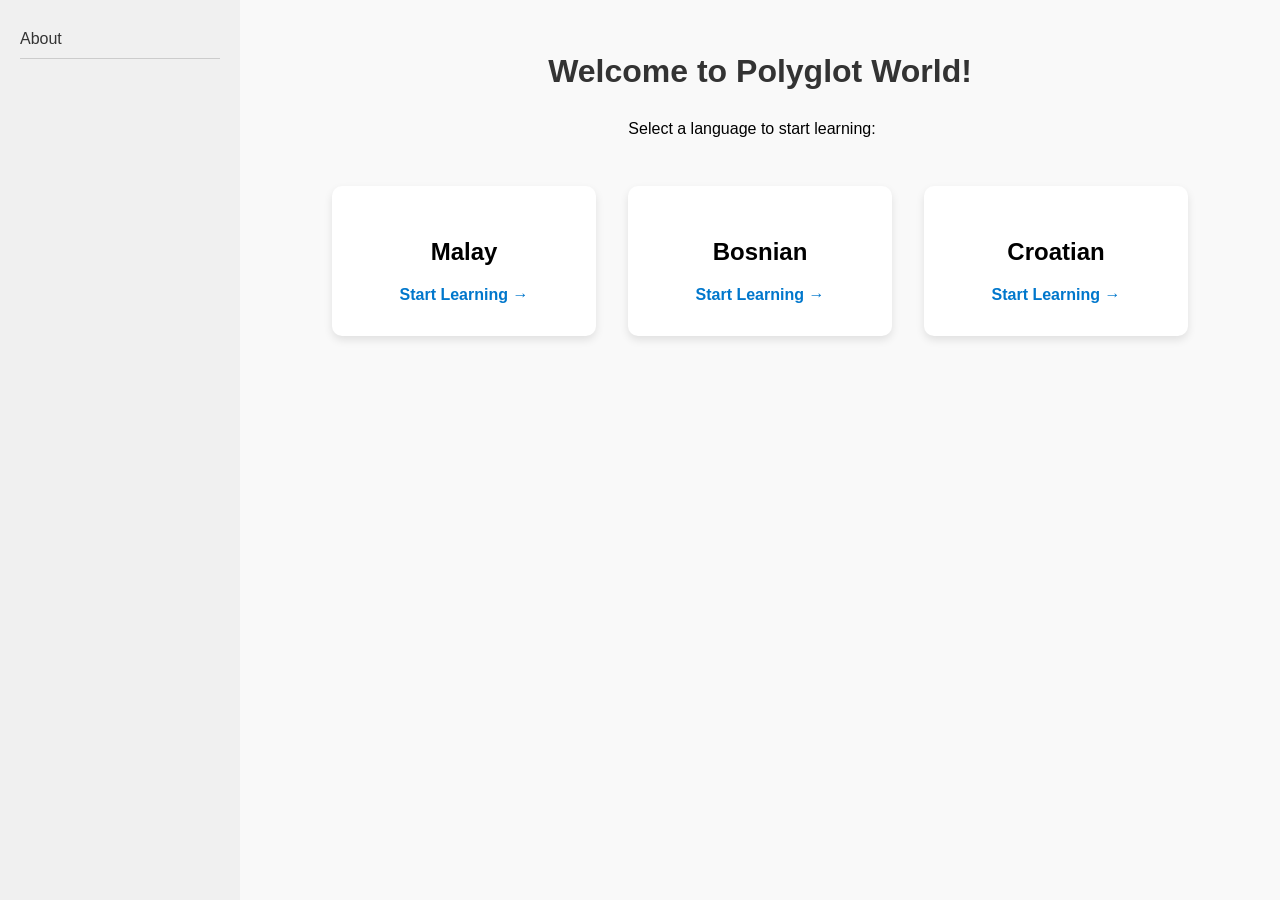
<file: index.html>
<!--homepage-->

<!DOCTYPE html>
<html lang="en">

<head>
    <link rel="stylesheet" href="styles.css">
    <meta charset="UTF-8">
    <title>Learn Languages</title>
</head>

<body>
  <div class = "main-content">
    <h1>Welcome to Polyglot World!</h1>
    <p style="text-align: center;">Select a language to start learning:</p>
      
    
    <div class= "sidebar">
        <a href = "Homepage/about.html">About</a>
    </div> 

    <div class="languages">
    <div class="lang-card">
        <h2>Malay</h2>
        <a href="Malay/index.html">Start Learning →</a>
    </div>
    <div class="lang-card">
      <h2>Bosnian </h2>
      <a href="Bosnian/index.html">Start Learning →</a>
    </div>

    <div class="lang-card">
      <h2>Croatian </h2>
      <a href="Croatian/index.html">Start Learning →</a>
    </div>

    </div>
    </div>
    

</body>
</html>
</file>
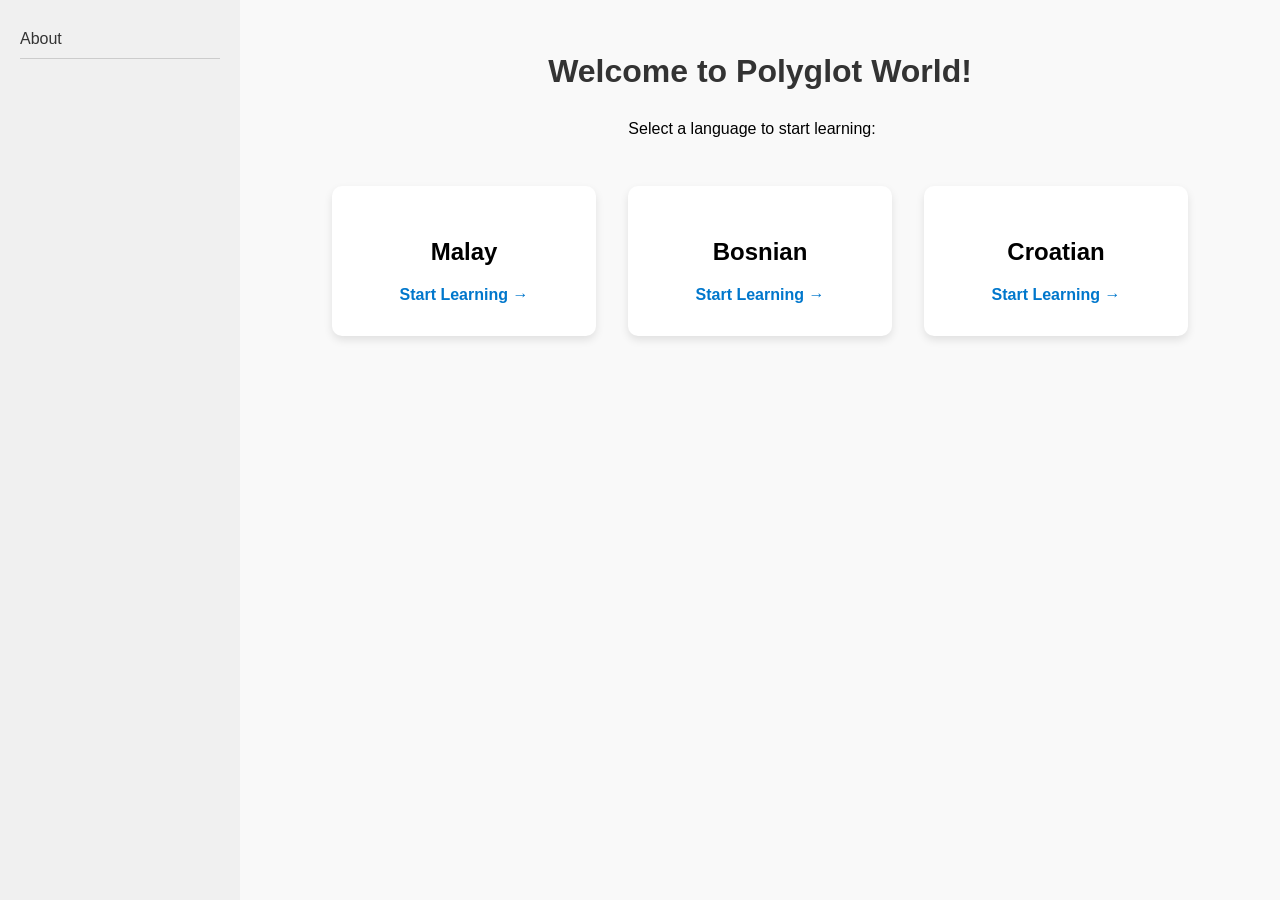
<file: Homepage/index.html>
<!--homepage-->

<!DOCTYPE html>
<html lang="en">

<head>
    <link rel="stylesheet" href="styles.css">
    <meta charset="UTF-8">
    <title>Learn Languages</title>
</head>

<body>
  <div class = "main-content">
    <h1>Welcome to Polyglot World!</h1>
    <p style="text-align: center;">Select a language to start learning:</p>
      
    
    <div class= "sidebar">
        <a href = "about.html">About</a>
    </div> 

    <div class="languages">
    <div class="lang-card">
        <h2>Malay</h2>
        <a href="malay/index.html">Start Learning →</a>
    </div>
    <div class="lang-card">
      <h2>Bosnian </h2>
      <a href="spanish/index.html">Start Learning →</a>
    </div>

    <div class="lang-card">
      <h2>Croatian </h2>
      <a href="french/index.html">Start Learning →</a>
    </div>

    </div>
    </div>
    

</body>
</html>
</file>
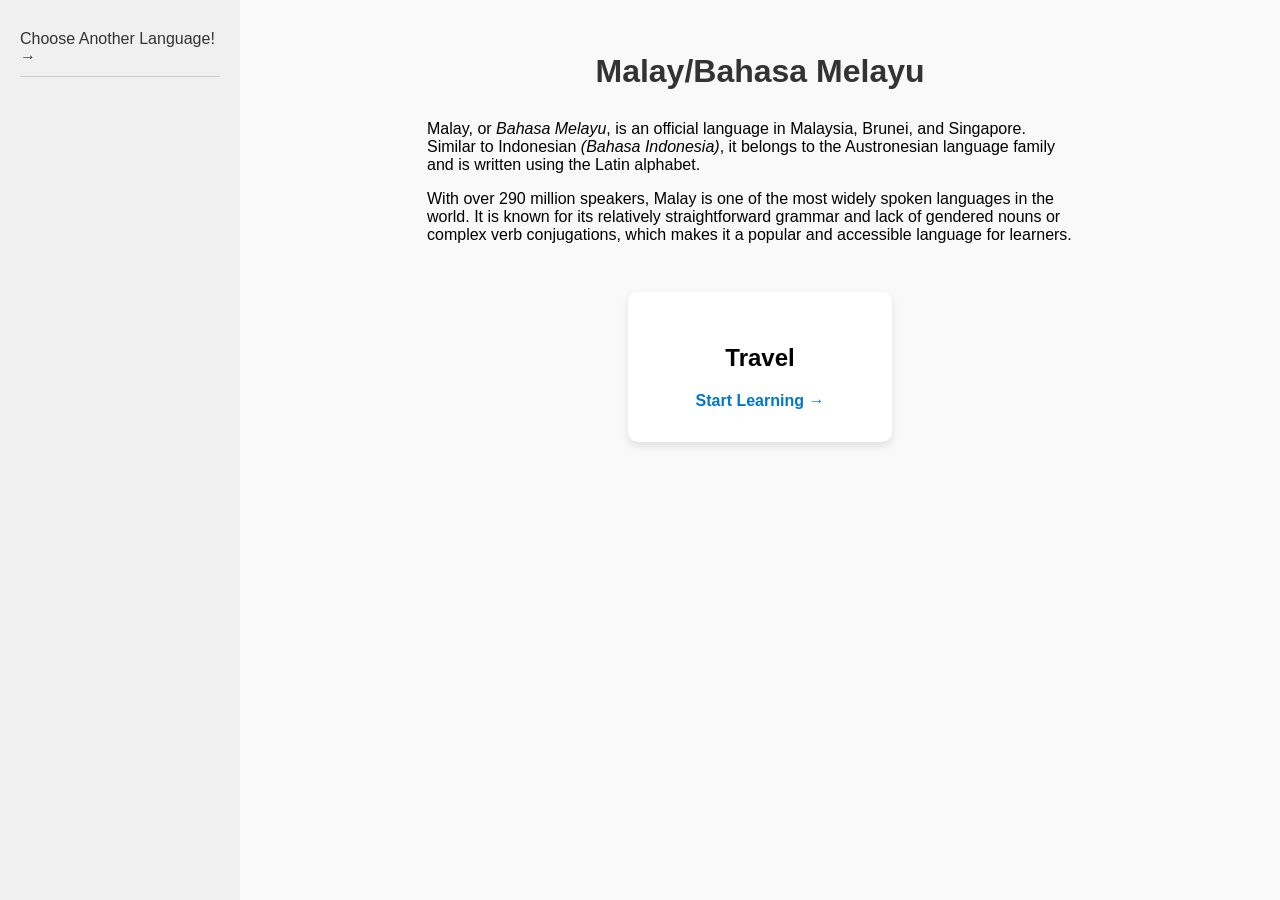
<file: Malay/index.html>
<!DOCTYPE html>
<html lang="en">
<head>
    <link rel="stylesheet" href="../styles.css">
    <meta charset="UTF-8">
    <title>Malay/Bahasa Melayu</title>
</head>

<body>
    <div class="main-content">
    <h1>Malay/Bahasa Melayu</h1>
    <p>
    Malay, or <i>Bahasa Melayu</i>, is an official language in Malaysia, 
    Brunei, and Singapore. Similar to Indonesian <i>(Bahasa Indonesia)</i>,
    it belongs to the Austronesian language family and is written using the 
    Latin alphabet.
    </p>
    <p>
    With over 290 million speakers, Malay is one of the most widely spoken 
    languages in the world. It is known for its relatively straightforward 
    grammar and lack of gendered nouns or complex verb conjugations, 
    which makes it a popular and accessible language for learners.
    </p>
    
    
    <div class = "sidebar">
        <a href = "../index.html">Choose Another Language!→</a>
    </div>
    <div class="languages">
    <div class="lang-card">
      <h2>Travel</h2>
      <a href="lesson1.html">Start Learning →</a>
    </div>
    
    </div>
  </div>
</body>
</html>
</file>
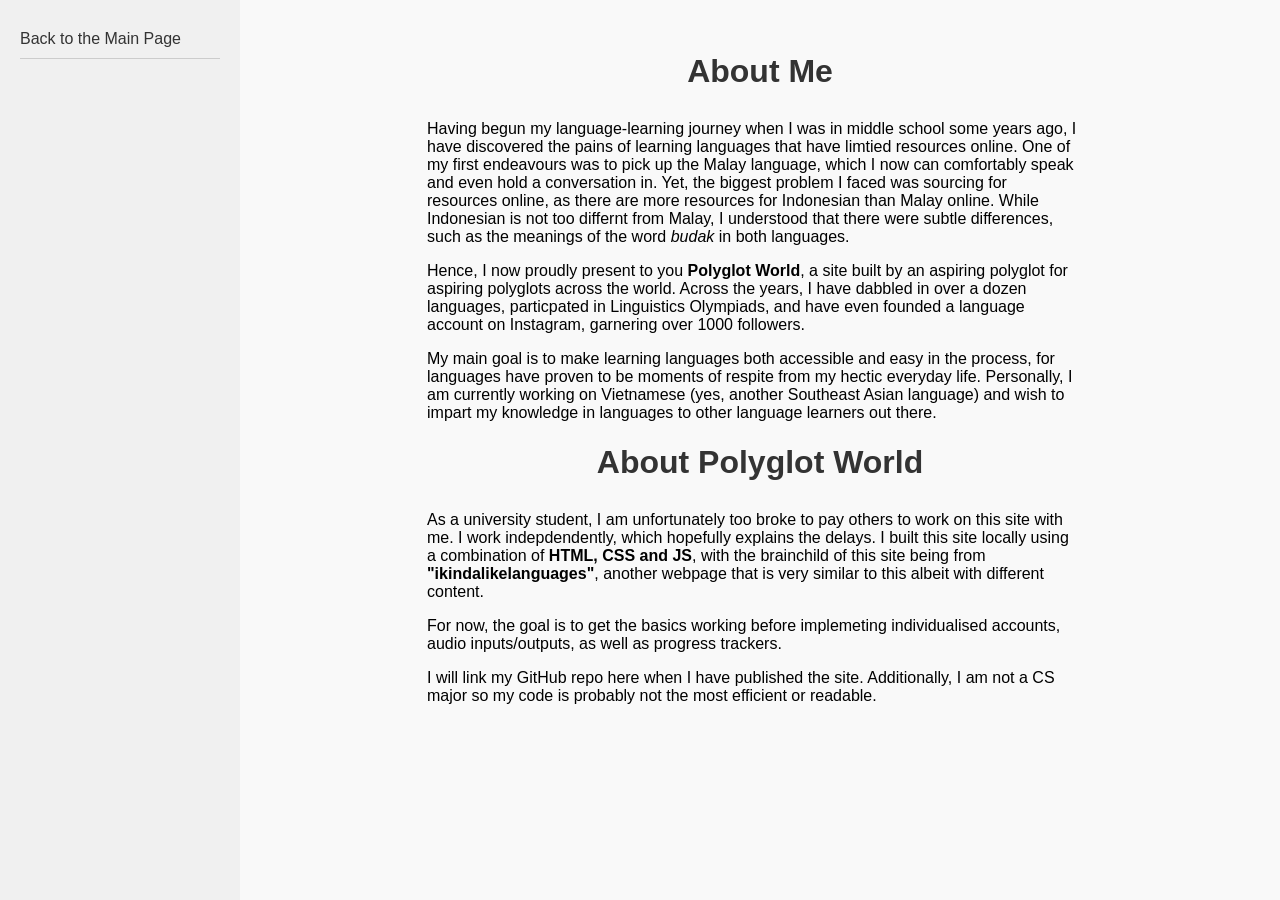
<file: Homepage/about.html>
<!DOCTYPE html>
<html lang="en">
<head>
    <link rel="stylesheet" href="styles.css">
    <meta charset="UTF-8">
    <title>Learn Languages</title>
<body>
    <div class = "main-content">
        <h1>About Me</h1>
        <p>
            Having begun my language-learning journey when I was in middle school some years ago, I have discovered the pains of learning 
            languages that have limtied resources online. One of my first endeavours was to pick up the Malay language, which I now can 
            comfortably speak and even hold a conversation in. Yet, the biggest problem I faced was sourcing for resources online, as there
            are more resources for Indonesian than Malay online. While Indonesian is not too differnt from Malay, I understood that there 
            were subtle differences, such as the meanings of the word <i>budak</i> in both languages.
        </p>
        <p>
            Hence, I now proudly present to you <b>Polyglot World</b>, a site built by an aspiring polyglot for aspiring polyglots 
            across the world. Across the years, I have dabbled in over a dozen languages, particpated in Linguistics Olympiads,
            and have even founded a language account on Instagram, garnering over 1000 followers. 
        </p>
        <p>
            My main goal is to make learning languages both accessible and easy in the process, for languages have proven to be moments of 
            respite from my hectic everyday life. Personally, I am currently working on Vietnamese (yes, another Southeast Asian language)
            and wish to impart my knowledge in languages to other language learners out there.
        </p>
        <h1>
            About Polyglot World
        </h1>
        <p>
            As a university student, I am unfortunately too broke to pay others to work on this site with me. I work indepdendently, which 
            hopefully explains the delays. I built this site locally using a combination of <b>HTML, CSS and JS</b>, with the brainchild
            of this site being from <b>"ikindalikelanguages"</b>, another webpage that is very similar to this albeit with different content.
        </p>
        <p>
            For now, the goal is to get the basics working before implemeting individualised accounts, audio inputs/outputs, as well as 
            progress trackers. 
        </p>
        <p>
            I will link my GitHub repo here when I have published the site. Additionally, I am not a CS major so my code is probably not the 
            most efficient or readable.
        </p>
    </div>
    <div class= "sidebar">
        <a href = "../index.html">Back to the Main Page</a>
    </div> 
</body>
</file>
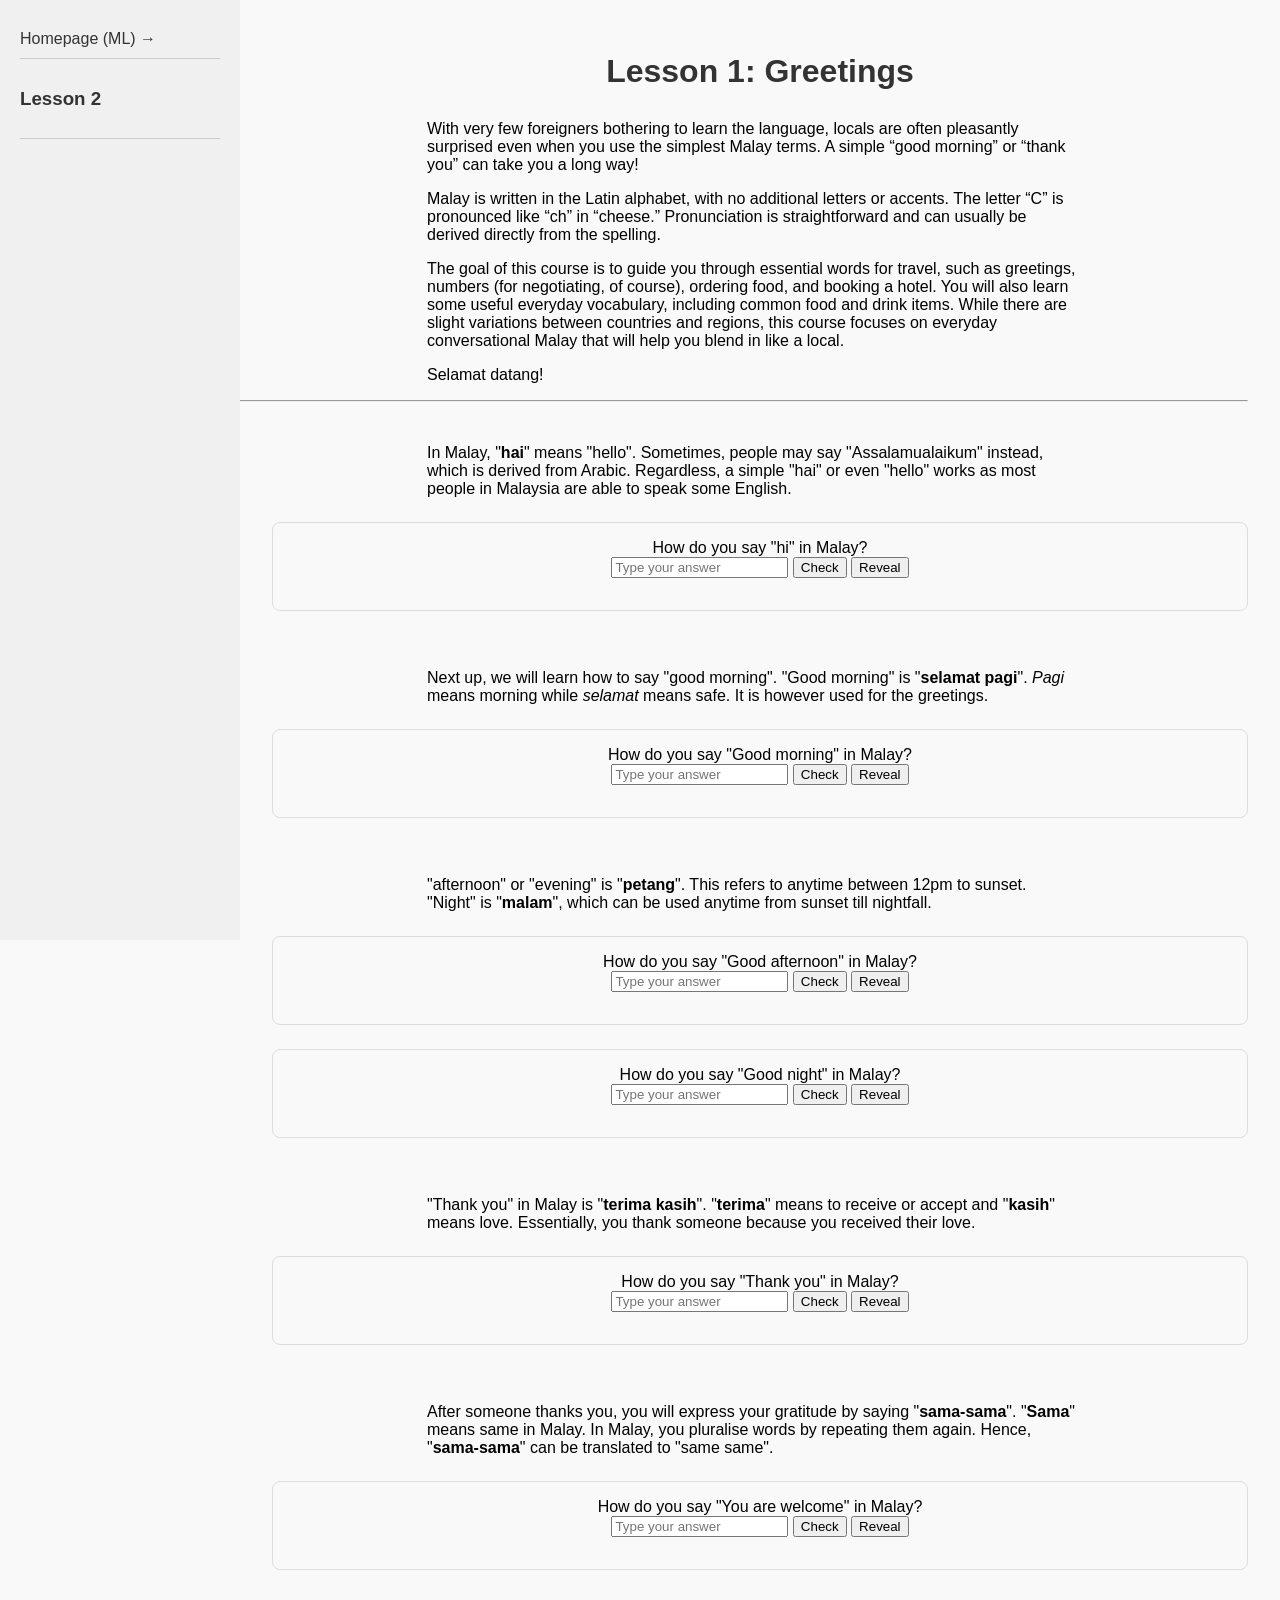
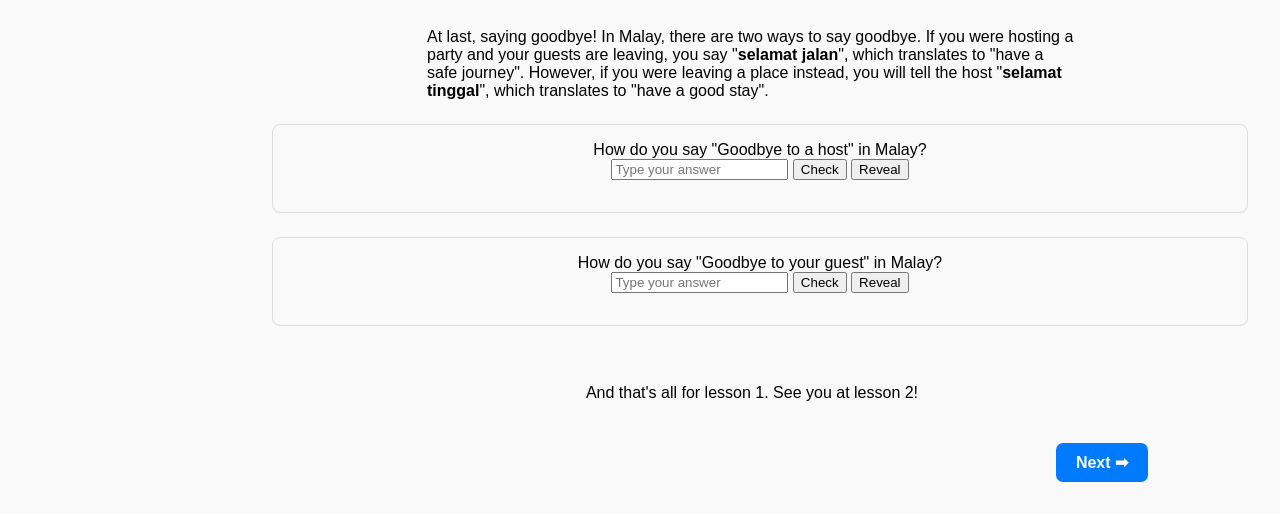
<file: Malay/lesson1.html>
<!DOCTYPE html>
<html lang="en">
<head>
  <link rel="stylesheet" href="../styles.css">
  <meta charset="UTF-8">
  <title>Lesson 1 - Learn Malay</title>
</head>

<body>
    <div class="main-content">
    <h1> Lesson 1: Greetings</h1>

    <p>
      With very few foreigners bothering to learn the language, locals are often pleasantly surprised even when you use the simplest Malay 
      terms. A simple “good morning” or “thank you” can take you a long way! 
    </p>
    <p>Malay is written in the Latin alphabet, with no additional letters or accents. The letter “C” is pronounced like “ch” in “cheese.” 
      Pronunciation is straightforward and can usually be derived directly from the spelling. 
    </p>
    <p>The goal of this course is to guide you through essential words for travel, such as greetings, numbers (for negotiating, of course),
       ordering food, and booking a hotel. You will also learn some useful everyday vocabulary, including common food and drink items. 
       While there are slight variations between countries and regions, this course focuses on everyday conversational Malay that will 
       help you blend in like a local.
    </p>
    <p> 
      Selamat datang!
    </p>
    <hr>
    <br>
    </div>

    <div class = "sidebar">
      <a href = "index.html">Homepage (ML) →</a>
      <a href = "lesson2.html"> <h3>Lesson 2</h3> </a>
    </div>

<!-- Lesson 1 proper -->

    <div class = "main-content">
      <p>In Malay, "<b>hai</b>" means "hello". Sometimes, people may say "Assalamualaikum" instead, which is derived from Arabic. Regardless,
    a simple "hai" or even "hello" works as most people in Malaysia are able to speak some English.</p>
    </div>


  <div class="quiz">
    <label>How do you say "hi" in Malay?</label><br>
    <input type="text" id="q1" placeholder="Type your answer">
    <button onclick="checkAnswer('q1','hai')">Check</button>
    <button onclick="revealAnswer('q1','hai')">Reveal</button>
    <p id="feedback-q1"></p>
  </div>
  <br>

  <div class = "main-content">
    <p> Next up, we will learn how to say "good morning". "Good morning" is "<b>selamat pagi</b>". <i>Pagi</i> means morning while 
    <i>selamat</i> means safe. It is however used for the greetings.</p>
  </div>

<div class="quiz">
  <label>How do you say "Good morning" in Malay?</label><br>
  <input type="text" id="q2" placeholder="Type your answer">
  <button onclick="checkAnswer('q2','selamat pagi')">Check</button>
  <button onclick="revealAnswer('q2','selamat pagi')">Reveal</button>
  <p id="feedback-q2"></p>
</div>
<br>


  <div class = "main-content">
    <p> "afternoon" or "evening" is "<b>petang</b>". This refers to anytime between 12pm to sunset. "Night" is "<b>malam</b>", which can 
      be used anytime from sunset till nightfall. 
    </p>
  </div>

<div class="quiz">
  <label>How do you say "Good afternoon" in Malay?</label><br>
  <input type="text" id="q3" placeholder="Type your answer">
  <button onclick="checkAnswer('q3','selamat petang')">Check</button>
  <button onclick="revealAnswer('q3','selamat petang')">Reveal</button>
  <p id="feedback-q3"></p>
</div>

<div class="quiz">
  <label>How do you say "Good night" in Malay?</label><br>
  <input type="text" id="q4" placeholder="Type your answer">
  <button onclick="checkAnswer('q4','selamat malam')">Check</button>
  <button onclick="revealAnswer('q4','selamat malam')">Reveal</button>
  <p id="feedback-q4"></p>
</div>
<br>

  <div class = "main-content">
    <p> "Thank you" in Malay is "<b>terima kasih</b>". "<b>terima</b>" means to receive or accept and "<b>kasih</b>" means love. 
      Essentially, you thank someone because you received their love. </p>
  </div>

<div class="quiz">
  <label>How do you say "Thank you" in Malay?</label><br>
  <input type="text" id="q5" placeholder="Type your answer">
  <button onclick="checkAnswer('q5','terima kasih')">Check</button>
  <button onclick="revealAnswer('q5','terima kasih')">Reveal</button>
  <p id="feedback-q5"></p>
</div>
<br>

  <div class = "main-content">
    <p> After someone thanks you, you will express your gratitude by saying "<b>sama-sama</b>". "<b>Sama</b>" means same in Malay. In 
      Malay, you pluralise words by repeating them again. Hence, "<b>sama-sama</b>" can be translated to "same same". </p>
  </div>

<div class="quiz">
  <label>How do you say "You are welcome" in Malay?</label><br>
  <input type="text" id="q6" placeholder="Type your answer">
  <button onclick="checkAnswer('q6','sama-sama')">Check</button>
  <button onclick="revealAnswer('q6','sama-sama')">Reveal</button>
  <p id="feedback-q6"></p>
</div>
<br>

  <div class = "main-content">
    <p> At last, saying goodbye! In Malay, there are two ways to say goodbye. If you were hosting a party and your guests are leaving, you 
      say "<b>selamat jalan</b>", which translates to "have a safe journey". However, if you were leaving a place instead, you will tell the 
      host "<b>selamat tinggal</b>", which translates to "have a good stay".
  </div>

<div class="quiz">
  <label>How do you say "Goodbye to a host" in Malay?</label><br>
  <input type="text" id="q7" placeholder="Type your answer">
  <button onclick="checkAnswer('q7','selamat tinggal')">Check</button>
  <button onclick="revealAnswer('q7','selamat tinggal')">Reveal</button>
  <p id="feedback-q7"></p>
</div>

<div class="quiz">
  <label>How do you say "Goodbye to your guest" in Malay?</label><br>
  <input type="text" id="q8" placeholder="Type your answer">
  <button onclick="checkAnswer('q8','selamat jalan')">Check</button>
  <button onclick="revealAnswer('q8','selamat jalan')">Reveal</button>
  <p id="feedback-q8"></p>
</div>
<br>

<div class="main-content">
  <p style = "text-align: center"> And that's all for lesson 1. See you at lesson 2!</p>
</div>

<div class = "nav-card">
<div style="text-align: right; margin-right: 100px;">
  <!--a href="lesson0.html" class="nav-button">⬅ Back</a>-->
  <a href="lesson2.html" class="nav-button">Next ➡</a>
</div>
</div>


<script>
  function checkAnswer(inputId, correctAnswer) {
    const userInput = document.getElementById(inputId).value.trim().toLowerCase();
    const feedback = document.getElementById("feedback-" + inputId);

    if (userInput === correctAnswer.toLowerCase()) {
      feedback.textContent = "✅ Correct!";
      feedback.className = "correct";
    } else {
      feedback.textContent = "❌ Try again!";
      feedback.className = "wrong";
    }
  }

  function revealAnswer(inputId, correctAnswer) {
    const feedback = document.getElementById("feedback-" + inputId);
    feedback.textContent = "👉 The correct answer is: " + correctAnswer;
    feedback.className = "correct";
  }
</script>
</file>
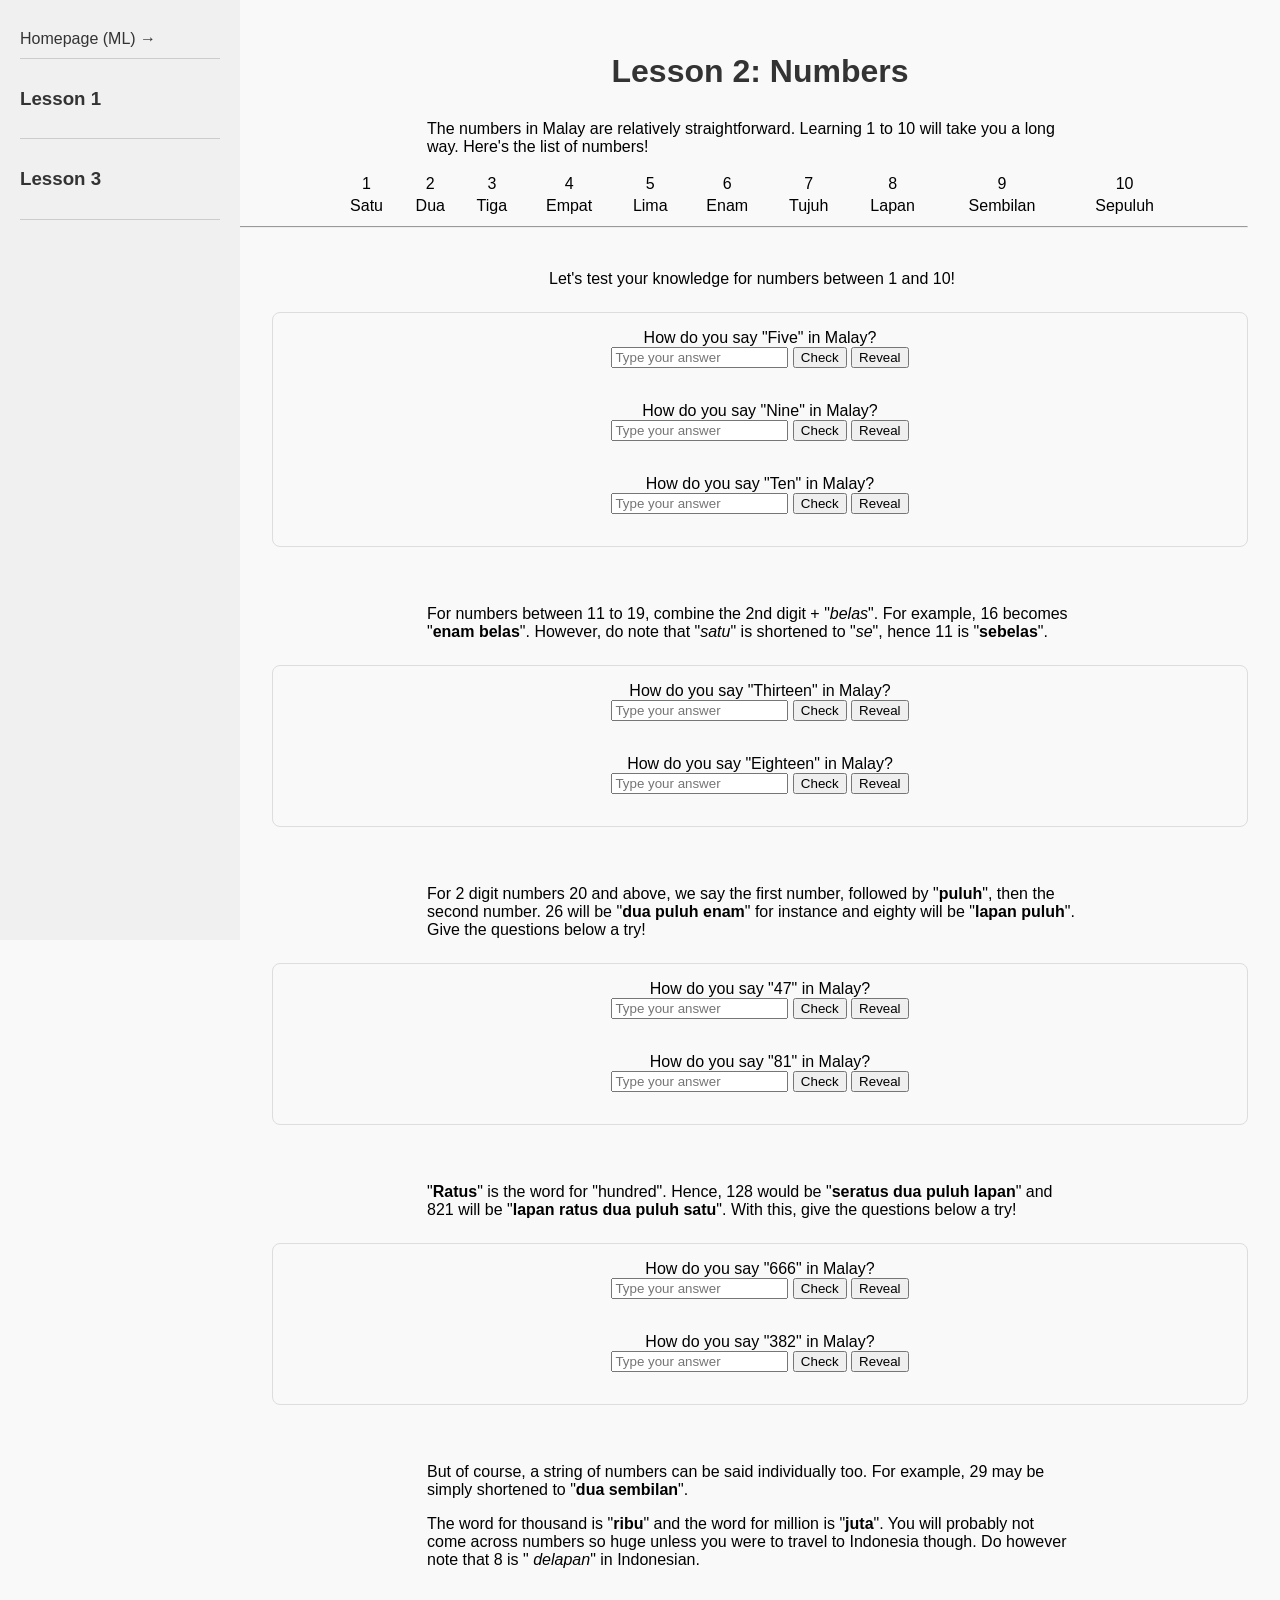
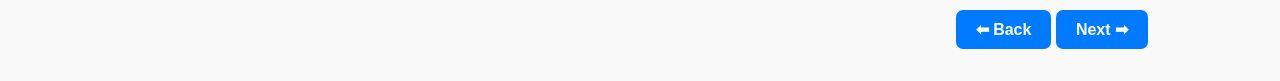
<file: Malay/lesson2.html>
<!DOCTYPE html>
<html lang="en">
<head>
  <link rel="stylesheet" href="../styles.css">
  <meta charset="UTF-8">
  <title>Lesson 1 - Learn Malay</title>
</head>

<body>
    <div class="main-content">
    <h1> Lesson 2: Numbers</h1>

    <p>
        The numbers in Malay are relatively straightforward. Learning 1 to 10 will take you a long way. Here's 
        the list of numbers! 
    </p>
    <div class = "table">
    <table>
        <tr>
            <td> 1 </td>
            <td> 2 </td>
            <td> 3</td>
            <td> 4 </td>
            <td> 5</td>    
            <td> 6</td>
            <td> 7 </td>
            <td> 8 </td>
            <td> 9 </td> 
            <td> 10 </td>   
        </tr>
        <tr>
            <td> Satu </td>
            <td>Dua </td>
            <td>Tiga </td>
            <td> Empat </td>
            <td> Lima </td>
            <td> Enam </td>
            <td> Tujuh </td>
            <td> Lapan </td>
            <td> Sembilan </td>
            <td> Sepuluh </td>
        </tr>
    </table>
    </div>
    <hr>
    <br>
    </div>


    <div class = "sidebar">
      <a href = "index.html">Homepage (ML) →</a>
      <a href = "lesson1.html"> <h3>Lesson 1</h3> </a>
      <a href = "lesson3.html"> <h3>Lesson 3</h3></a>
    </div>

<!-- Lesson 2 proper -->
    <div class = "main-content">
        <p style = "text-align: center;">Let's test your knowledge for numbers between 1 and 10! 
        </p>
    </div>

<div class="quiz">
    <label>How do you say "Five" in Malay?</label><br>
    <input type="text" id="q1" placeholder="Type your answer">
    <button onclick="checkAnswer('q1','lima')">Check</button>
    <button onclick="revealAnswer('q1','lima')">Reveal</button>
    <p id="feedback-q1"></p>

    <br>

    <label>How do you say "Nine" in Malay?</label><br>
    <input type="text" id="q2" placeholder="Type your answer">
    <button onclick="checkAnswer('q2','sembilan')">Check</button>
    <button onclick="revealAnswer('q2','sembilan')">Reveal</button>
    <p id="feedback-q2"></p>

    <br>

    <label>How do you say "Ten" in Malay?</label><br>
    <input type="text" id="q3" placeholder="Type your answer">
    <button onclick="checkAnswer('q3','sepuluh')">Check</button>
    <button onclick="revealAnswer('q3','sepuluh')">Reveal</button>
    <p id="feedback-q3"></p>
</div>
<br>

  <div class = "main-content">
    <p> For numbers between 11 to 19, combine the 2nd digit + "<i>belas</i>". For example, 16 
        becomes "<b>enam belas</b>". However, do note that "<i>satu</i>" is shortened to "<i>se</i>", 
        hence 11 is "<b>sebelas</b>". 
    </p>
  </div>

<div class="quiz">
  <label>How do you say "Thirteen" in Malay?</label><br>
  <input type="text" id="q4" placeholder="Type your answer">
  <button onclick="checkAnswer('q4','tiga belas')">Check</button>
  <button onclick="revealAnswer('q4','tiga belas')">Reveal</button>
  <p id="feedback-q4"></p>

  <br>

  <label>How do you say "Eighteen" in Malay?</label><br>
  <input type="text" id="q5" placeholder="Type your answer">
  <button onclick="checkAnswer('q5','lapan belas')">Check</button>
  <button onclick="revealAnswer('q5','lapan belas')">Reveal</button>
  <p id="feedback-q5"></p>

</div>

<br>

  <div class = "main-content">
    <p> For 2 digit numbers 20 and above, we say the first number, followed by "<b>puluh</b>", then the second 
        number. 26 will be "<b>dua puluh enam</b>" for instance and eighty will be "<b>lapan puluh</b>".
        Give the questions below a try!
    </p>
  </div>

<div class="quiz">
  <label>How do you say "47" in Malay?</label><br>
  <input type="text" id="q6" placeholder="Type your answer">
  <button onclick="checkAnswer('q6','empat puluh tujuh')">Check</button>
  <button onclick="revealAnswer('q6','empat puluh tujuh')">Reveal</button>
  <p id="feedback-q6"></p>
  <br>

  <label>How do you say "81" in Malay?</label><br>
  <input type="text" id="q7" placeholder="Type your answer">
  <button onclick="checkAnswer('q7','lapan puluh satu')">Check</button>
  <button onclick="revealAnswer('q7','lapan puluh satu')">Reveal</button>
  <p id="feedback-q7"></p>
</div>
<br>

  <div class = "main-content">
    <p> "<b>Ratus</b>" is the word for "hundred". Hence, 128 would be "<b>seratus dua puluh lapan</b>" and 
        821 will be "<b>lapan ratus dua puluh satu</b>". With this, give the questions below a try!
  </div>

<div class="quiz">
  <label>How do you say "666" in Malay?</label><br>
  <input type="text" id="q8" placeholder="Type your answer">
  <button onclick="checkAnswer('q8','enam ratus enam puluh enam')">Check</button>
  <button onclick="revealAnswer('q8','enam ratus enam puluh enam')">Reveal</button>
  <p id="feedback-q8"></p>
  <br>

  <label>How do you say "382" in Malay?</label><br>
  <input type="text" id="q9" placeholder="Type your answer">
  <button onclick="checkAnswer('q9','tiga ratus lapan puluh dua')">Check</button>
  <button onclick="revealAnswer('q9','tiga ratus lapan puluh dua')">Reveal</button>
  <p id="feedback-q9"></p>
</div>
<br>

  <div class = "main-content">
    <p> But of course, a string of numbers can be said individually too. For example, 29 may be simply shortened 
        to "<b>dua sembilan</b>". </p>
    <p> The word for thousand is "<b>ribu</b>" and the word for million is "<b>juta</b>". You will probably not 
        come across numbers so huge unless you were to travel to Indonesia though. Do however note that 8 is 
        "<i> delapan</i>" in Indonesian.
    </p> 
  </div>


<div class = "nav-card">
<div style="text-align: right; margin-right: 100px;">
  <a href="lesson1.html" class="nav-button">⬅ Back</a>
  <a href="lesson3.html" class="nav-button">Next ➡</a>
</div>


<script>
  function checkAnswer(inputId, correctAnswer) {
    const userInput = document.getElementById(inputId).value.trim().toLowerCase();
    const feedback = document.getElementById("feedback-" + inputId);

    if (userInput === correctAnswer.toLowerCase()) {
      feedback.textContent = "✅ Correct!";
      feedback.className = "correct";
    } else {
      feedback.textContent = "❌ Try again!";
      feedback.className = "wrong";
    }
  }

  function revealAnswer(inputId, correctAnswer) {
    const feedback = document.getElementById("feedback-" + inputId);
    feedback.textContent = "👉 The correct answer is: " + correctAnswer;
    feedback.className = "correct";
  }
</script>
</file>
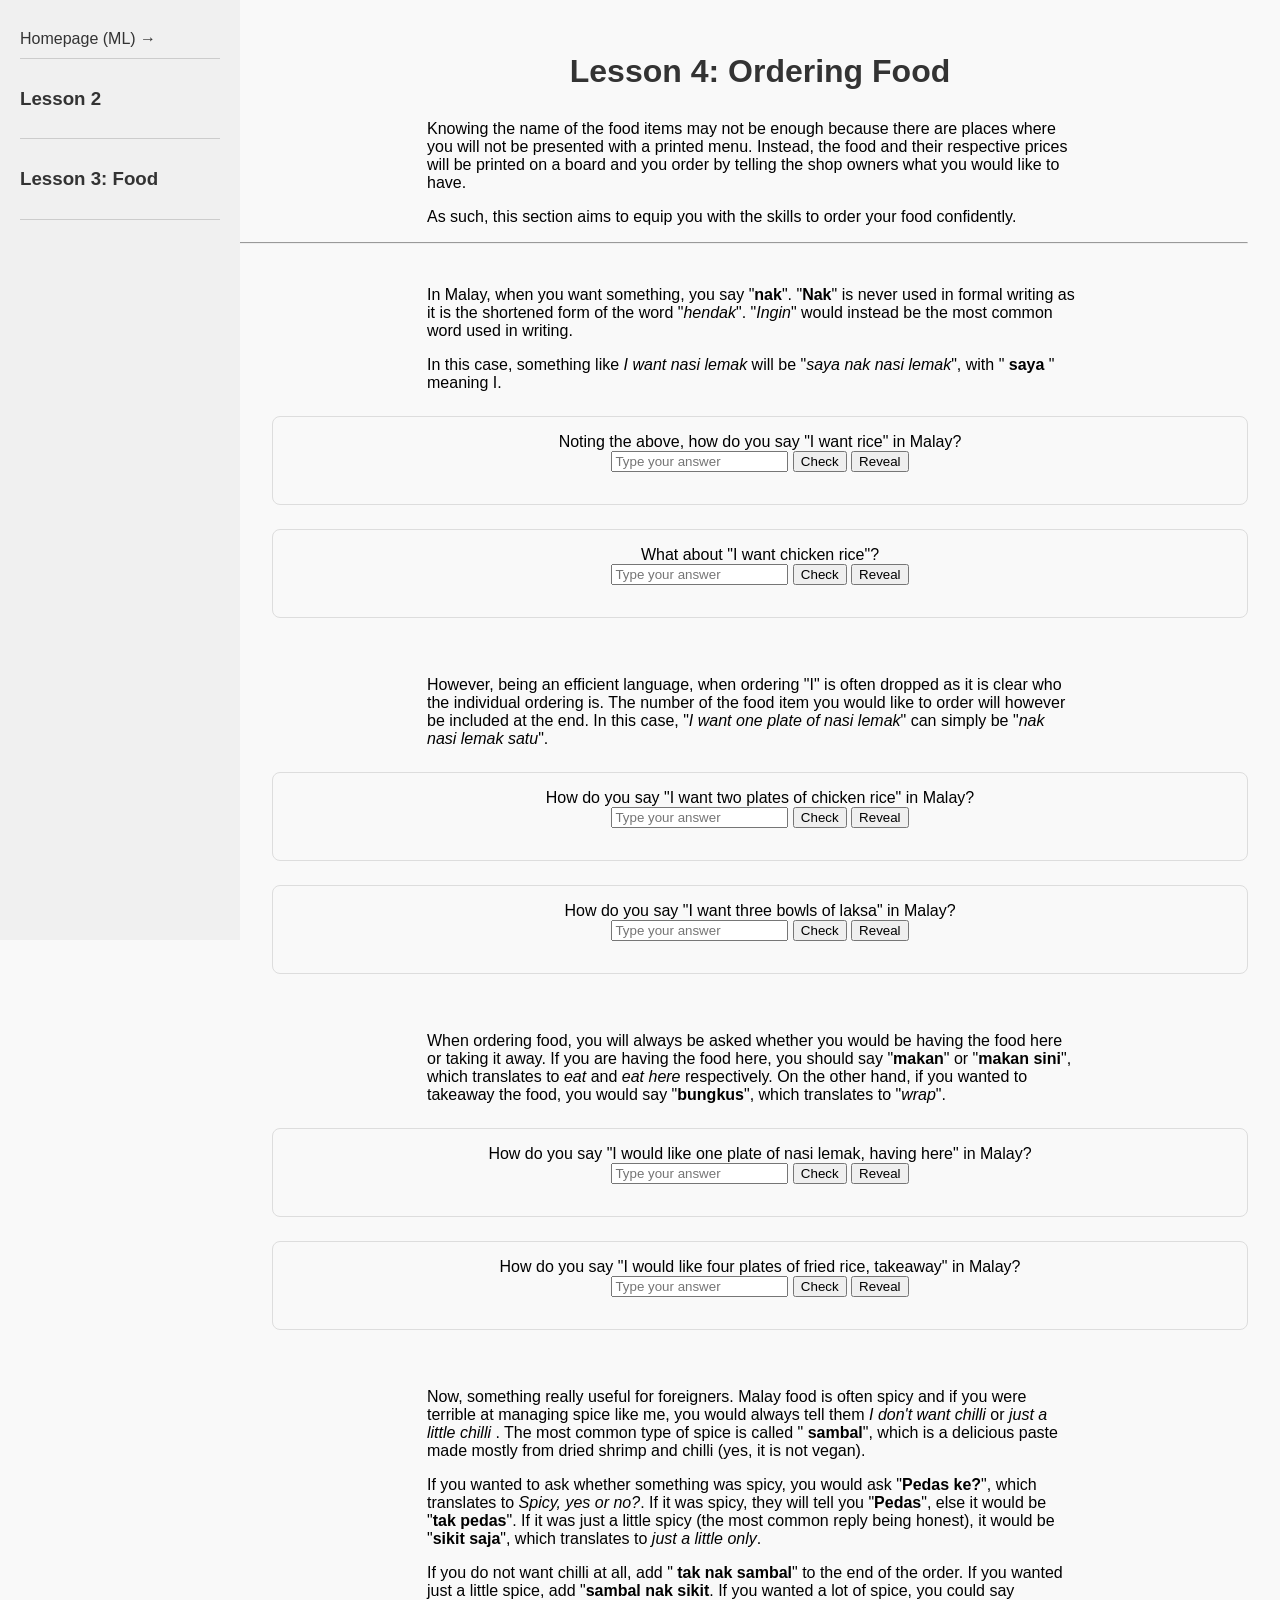
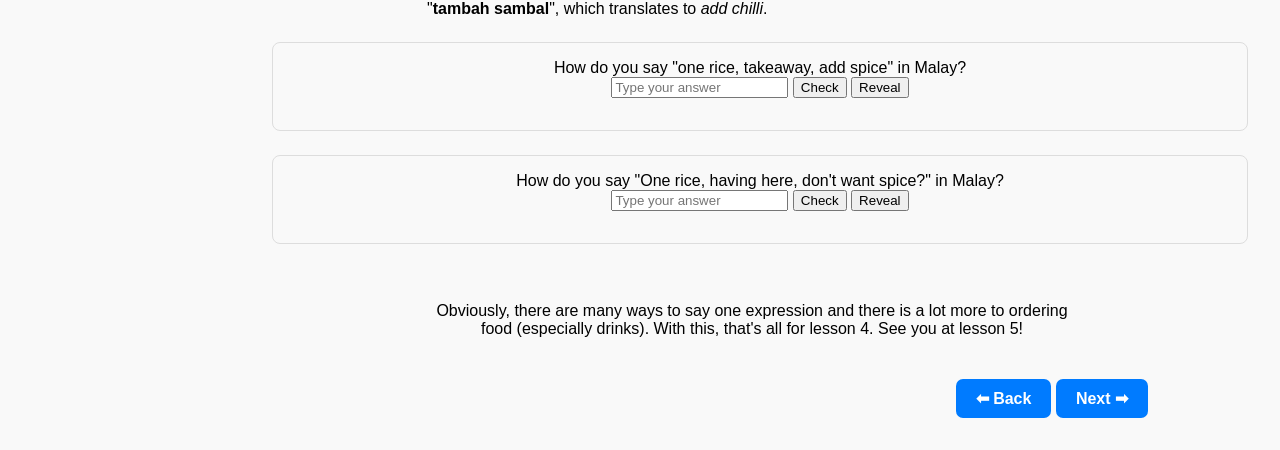
<file: Malay/lesson4.html>
<!DOCTYPE html>
<html lang="en">
<head>
  <link rel="stylesheet" href="../styles.css">
  <meta charset="UTF-8">
  <title>Lesson 4 - Learn Malay</title>
</head>

<body>
    <div class="main-content">
    <h1> Lesson 4: Ordering Food</h1>

    <p>
      Knowing the name of the food items may not be enough because there are places where you will 
      not be presented with a printed menu. Instead, the food and their respective prices will be 
      printed on a board and you order by telling the shop owners what you would like to have.
    </p>
    <p>
        As such, this section aims to equip you with the skills to order your food confidently. 
    </p>
    <hr>
    <br>
    </div>

    <div class = "sidebar">
      <a href = "index.html">Homepage (ML) →</a>
      <a href = "lesson2.html"> <h3>Lesson 2</h3> </a>
      <a href = "lesson3.html"> <h3> Lesson 3: Food</h3> </a>
    </div>

<!-- Lesson 4 proper -->

    <div class = "main-content">
        <p>
          In Malay, when you want something, you say "<b>nak</b>". "<b>Nak</b>" is never used in
          formal writing as it is the shortened form of the word "<i>hendak</i>". "<i>Ingin</i>" would
          instead be the most common word used in writing. 
        </p>
        <p>
          In this case, something like <i>I want nasi lemak</i> will be "<i>saya nak nasi lemak</i>",
          with "<b> saya </b>" meaning I. 
        </p>
    </div>


  <div class="quiz">
    <label>Noting the above, how do you say "I want rice" in Malay?</label><br>
    <input type="text" id="q1" placeholder="Type your answer">
    <button onclick="checkAnswer('q1','saya nak nasi')">Check</button>
    <button onclick="revealAnswer('q1','saya nak nasi')">Reveal</button>
    <p id="feedback-q1"></p>
  </div>

<div class="quiz">
  <label>What about "I want chicken rice"?</label><br>
  <input type="text" id="q2" placeholder="Type your answer">
  <button onclick="checkAnswer('q2','saya nak nasi ayam')">Check</button>
  <button onclick="revealAnswer('q2','saya nak nasi ayam')">Reveal</button>
  <p id="feedback-q2"></p>
</div>
<br>


<div class = "main-content">
  <p> 
    However, being an efficient language, when ordering "I" is often dropped as it is clear
    who the individual ordering is. The number of the food item you would like to order will 
    however be included at the end. In this case, "<i>I want one plate of nasi lemak</i>" can 
    simply be "<i>nak nasi lemak satu</i>".
    </p>
  </div>

<div class="quiz">
  <label>How do you say "I want two plates of chicken rice" in Malay?</label><br>
  <input type="text" id="q3" placeholder="Type your answer">
  <button onclick="checkAnswer('q3','nak nasi ayam dua')">Check</button>
  <button onclick="revealAnswer('q3','nak nasi ayam dua')">Reveal</button>
  <p id="feedback-q3"></p>
</div>

<div class="quiz">
  <label>How do you say "I want three bowls of laksa" in Malay?</label><br>
  <input type="text" id="q4" placeholder="Type your answer">
  <button onclick="checkAnswer('q4','nak laksa tiga')">Check</button>
  <button onclick="revealAnswer('q4','nak laksa tiga')">Reveal</button>
  <p id="feedback-q4"></p>
</div>
<br>

<div class = "main-content">
  <p>
    When ordering food, you will always be asked whether you would be having the food here or 
    taking it away. If you are having the food here, you should say "<b>makan</b>" or "<b>makan 
    sini</b>", which translates to <i>eat</i> and <i>eat here</i> respectively. On the other hand, 
    if you wanted to takeaway the food, you would say "<b>bungkus</b>", which translates to 
    "<i>wrap</i>". 
  </p>
  </div>

<div class="quiz">
  <label>How do you say "I would like one plate of nasi lemak, having here" in Malay?</label><br>
  <input type="text" id="q5" placeholder="Type your answer">
  <button onclick="checkAnswer('q5', ['nak nasi lemak satu, makan sini', 'nak nasi lemak satu, makan'])">Check</button>
  <button onclick="revealAnswer('q5','nak nasi lemak satu, makan sini or nak nasi lemak satu, makan')">Reveal</button>
  <p id="feedback-q5"></p>
</div>

<div class="quiz">
  <label>How do you say "I would like four plates of fried rice, takeaway" in Malay?</label><br>
  <input type="text" id="q6" placeholder="Type your answer">
  <button onclick="checkAnswer('q6',['nak nasi goreng empat, bungkus', 'saya nak nasi goreng empat, bungkus'])">Check</button>
  <button onclick="revealAnswer('q6','nak nasi goreng empat, bungkus or saya nak nasi goreng empat, bungkus')">Reveal</button>
  <p id="feedback-q6"></p>
</div>
<br>

<div class = "main-content">
  <p>
    Now, something really useful for foreigners. Malay food is often spicy and if you were terrible 
    at managing spice like me, you would always tell them <i>I don't want chilli</i> or <i>
    just a little chilli </i>. The most common type of spice is called "<b> sambal</b>", which is 
    a delicious paste made mostly from dried shrimp and chilli (yes, it is not vegan).
  </p>
  <p>
    If you wanted to ask whether something was spicy, you would ask "<b>Pedas ke?</b>", which 
    translates to <i>Spicy, yes or no?</i>. If it was spicy, they will tell you "<b>Pedas</b>", else
    it would be "<b>tak pedas</b>". If it was just a little spicy (the most common reply being honest), 
    it would be "<b>sikit saja</b>", which translates to <i>just a little only</i>.
  </p>
  <p>
    If you do not want chilli at all, add "<b> tak nak sambal</b>" to the end of the order. If you 
    wanted just a little spice, add "<b>sambal nak sikit</b>. If you wanted a lot of spice, you could 
    say "<b>tambah sambal</b>", which translates to <i>add chilli</i>.
  </p>
</div>

<div class="quiz">
  <label>How do you say "one rice, takeaway, add spice" in Malay?</label><br>
  <input type="text" id="q7" placeholder="Type your answer">
  <button onclick="checkAnswer('q7','Nasi satu, bungkus, tambah sambal')">Check</button>
  <button onclick="revealAnswer('q7','Nasi satu, bungkus, tambah sambal')">Reveal</button>
  <p id="feedback-q7"></p>
</div>

<div class="quiz">
  <label>How do you say "One rice, having here, don't want spice?" in Malay?</label><br>
  <input type="text" id="q8" placeholder="Type your answer">
  <button onclick="checkAnswer('q8',['nasi satu, makan sini, tak nak sambal' || 'nasi satu, makan, tak nak sambal'])">Check</button>
  <button onclick="revealAnswer('q8','nasi satu, makan sini, tak nak sambal or nasi satu, makan, tak nak sambal')">Reveal</button>
  <p id="feedback-q8"></p>
</div>
<br>

<div class="main-content">
  <p style = "text-align: center"> Obviously, there are many ways to say one expression and there 
    is a lot more to ordering food (especially drinks). With this, 
    that's all for lesson 4. See you at lesson 5!</p>
</div>

<div class = "nav-card">
<div style="text-align: right; margin-right: 100px;">
  <a href="lesson3.html" class="nav-button">⬅ Back</a>
  <a href="lesson5.html" class="nav-button">Next ➡</a>
</div>


<script>
  function checkAnswer(inputId, correctAnswer) {
    const userInput = document.getElementById(inputId).value.trim().toLowerCase();
    const feedback = document.getElementById("feedback-" + inputId);

    if (userInput === correctAnswer.toLowerCase()) {
      feedback.textContent = "✅ Correct!";
      feedback.className = "correct";
    } else {
      feedback.textContent = "❌ Try again!";
      feedback.className = "wrong";
    }
  }

  function revealAnswer(inputId, correctAnswer) {
    const feedback = document.getElementById("feedback-" + inputId);
    feedback.textContent = "👉 The correct answer is: " + correctAnswer;
    feedback.className = "correct";
  }
</script>
</file>
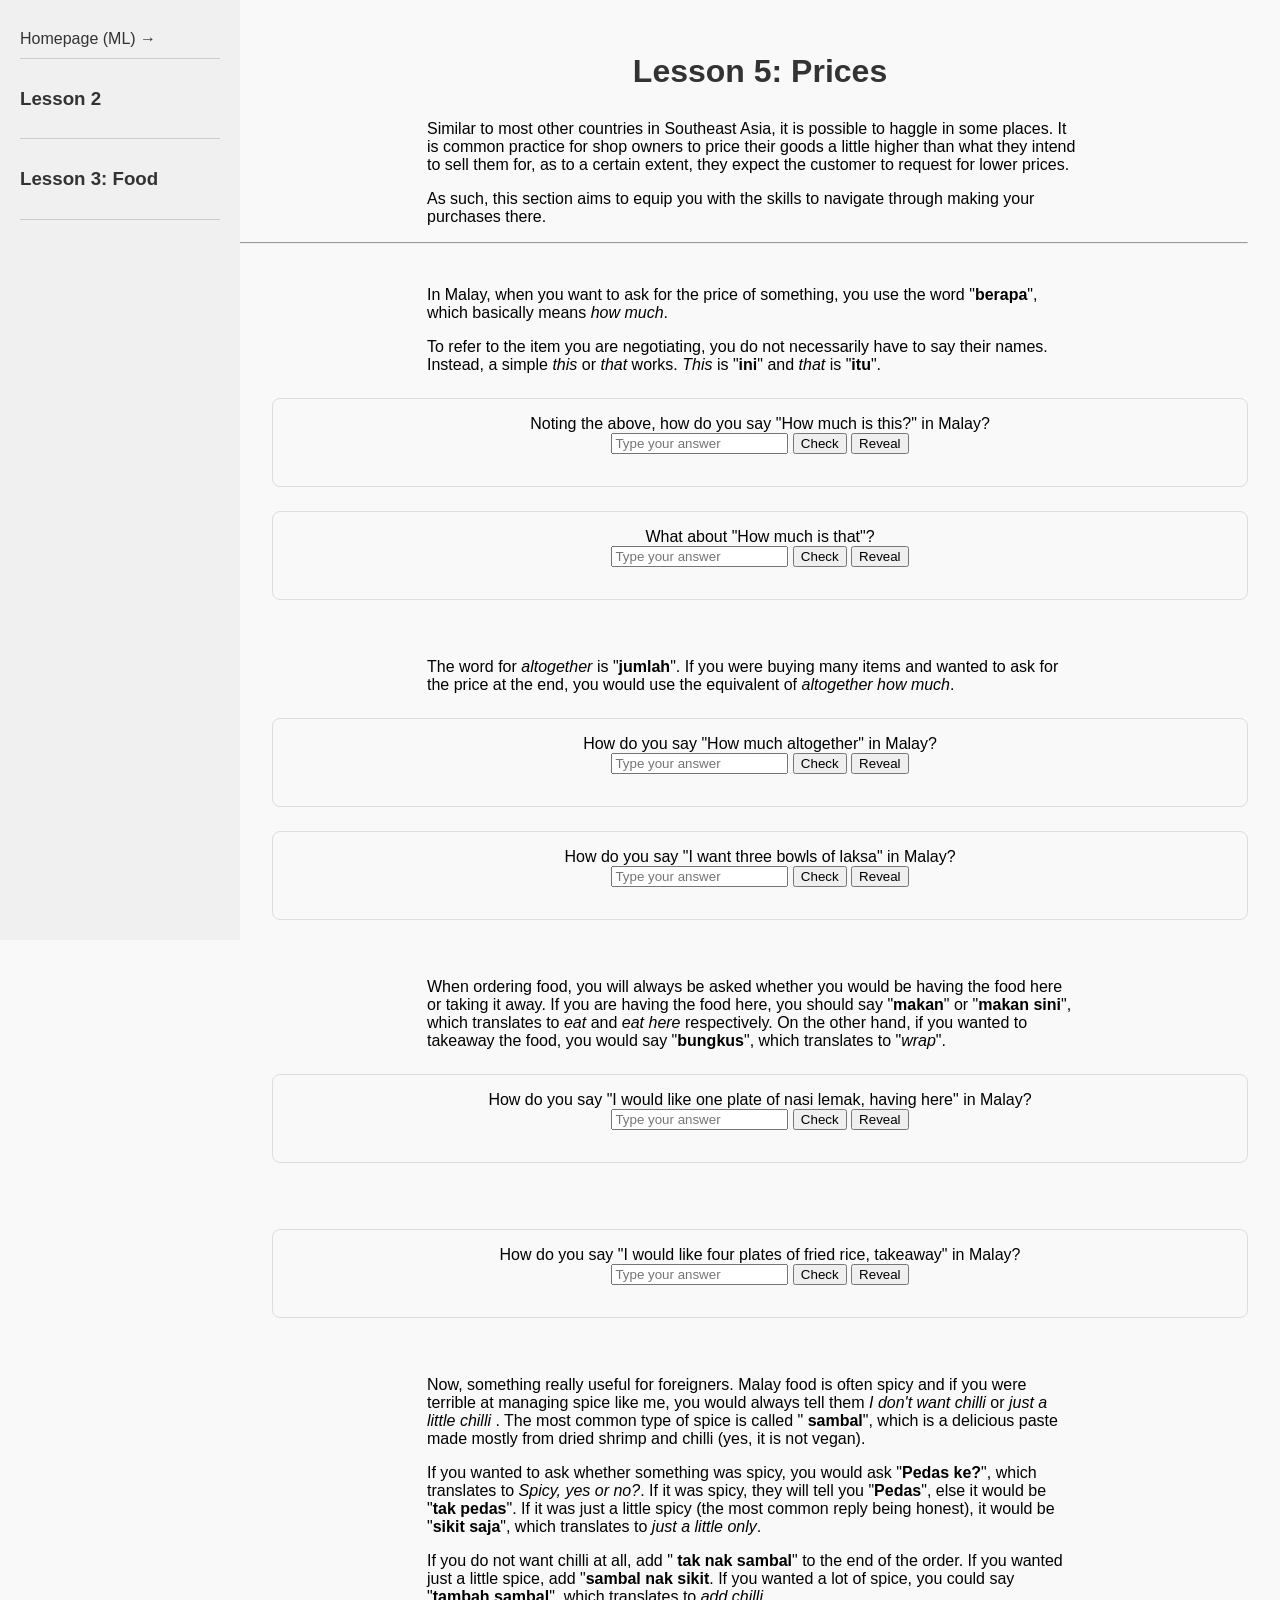
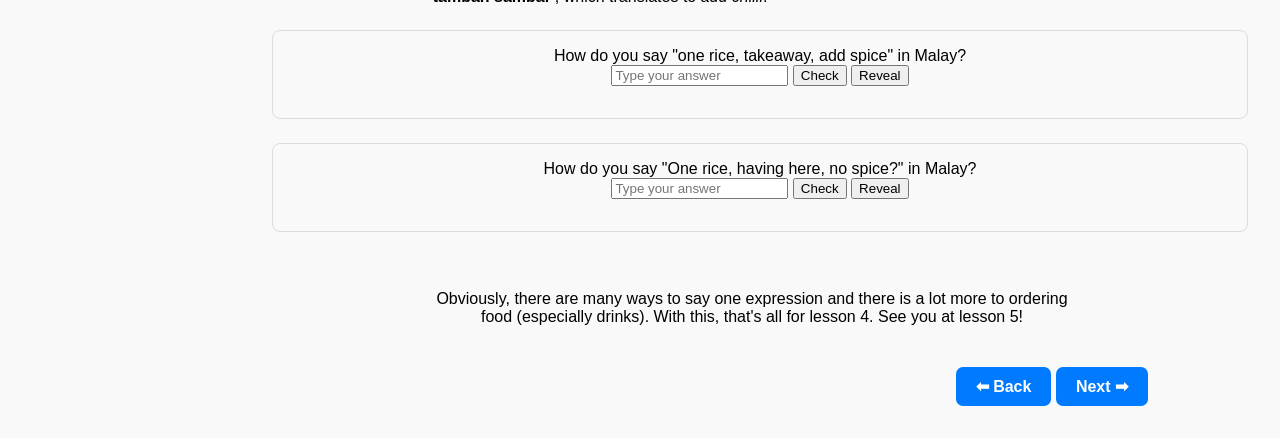
<file: Malay/lesson5.html>
<!DOCTYPE html>
<html lang="en">
<head>
  <link rel="stylesheet" href="../styles.css">
  <meta charset="UTF-8">
  <title>Lesson 5 - Learn Malay</title>
</head>

<body>
    <div class="main-content">
    <h1> Lesson 5: Prices</h1>

    <p>
      Similar to most other countries in Southeast Asia, it is possible to haggle in some places. 
      It is common practice for shop owners to price their goods a little higher than what they intend
      to sell them for, as to a certain extent, they expect the customer to request for lower prices.
    </p>
    <p>
        As such, this section aims to equip you with the skills to navigate through making your purchases there. 
    </p>
    <hr>
    <br>
    </div>

    <div class = "sidebar">
      <a href = "index.html">Homepage (ML) →</a>
      <a href = "lesson2.html"> <h3>Lesson 2</h3> </a>
      <a href = "lesson3.html"> <h3> Lesson 3: Food</h3> </a>
    </div>

<!-- Lesson 4 proper -->

    <div class = "main-content">
        <p>
            In Malay, when you want to ask for the price of something, you use the word "<b>berapa</b>", 
            which basically means <i>how much</i>. 
        </p>
        <p>
            To refer to the item you are negotiating, you do not necessarily have to say their names. 
            Instead, a simple <i>this</i> or <i>that</i> works. <i>This</i> is "<b>ini</b>" and 
            <i>that</i> is "<b>itu</b>".
        </p>
    </div>


  <div class="quiz">
    <label>Noting the above, how do you say "How much is this?" in Malay?</label><br>
    <input type="text" id="q1" placeholder="Type your answer">
    <button onclick="checkAnswer('q1', ['Ini berapa?, Ini berapa'])">Check</button>
    <button onclick="revealAnswer('q1','Ini berapa? or Ini berapa')">Reveal</button>
    <p id="feedback-q1"></p>
  </div>

<div class="quiz">
  <label>What about "How much is that"?</label><br>
  <input type="text" id="q2" placeholder="Type your answer">
  <button onclick="checkAnswer('q2', ['itu berapa?, itu berapa'])">Check</button>
  <button onclick="revealAnswer('q2','Itu berapa? or Itu berapa')">Reveal</button>
  <p id="feedback-q2"></p>
</div>
<br>


<div class = "main-content">
  <p> 
    The word for <i>altogether</i> is "<b>jumlah</b>". If you were buying many items and wanted to 
    ask for the price at the end, you would use the equivalent of <i>altogether how much</i>.
    </p>
  </div>

<div class="quiz">
  <label>How do you say "How much altogether" in Malay?</label><br>
  <input type="text" id="q3" placeholder="Type your answer">
  <button onclick="checkAnswer('q3','jumlah berapa')">Check</button>
  <button onclick="revealAnswer('q3','jumlah berapa')">Reveal</button>
  <p id="feedback-q3"></p>
</div>

<div class="quiz">
  <label>How do you say "I want three bowls of laksa" in Malay?</label><br>
  <input type="text" id="q4" placeholder="Type your answer">
  <button onclick="checkAnswer('q4','nak laksa tiga')">Check</button>
  <button onclick="revealAnswer('q4','nak laksa tiga')">Reveal</button>
  <p id="feedback-q4"></p>
</div>
<br>

<div class = "main-content">
  <p>
    When ordering food, you will always be asked whether you would be having the food here or 
    taking it away. If you are having the food here, you should say "<b>makan</b>" or "<b>makan 
    sini</b>", which translates to <i>eat</i> and <i>eat here</i> respectively. On the other hand, 
    if you wanted to takeaway the food, you would say "<b>bungkus</b>", which translates to 
    "<i>wrap</i>". 
  </p>
  </div>

<div class="quiz">
  <label>How do you say "I would like one plate of nasi lemak, having here" in Malay?</label><br>
  <input type="text" id="q5" placeholder="Type your answer">
  <button onclick="checkAnswer('q5', ['nak nasi lemak satu, makan sini', 'nak nasi lemak satu, makan'])">Check</button>
  <button onclick="revealAnswer('q5','nak nasi lemak satu, makan sini or nak nasi lemak satu, makan')">Reveal</button>
  <p id="feedback-q5"></p>
</div>
<br>


<div class="quiz">
  <label>How do you say "I would like four plates of fried rice, takeaway" in Malay?</label><br>
  <input type="text" id="q6" placeholder="Type your answer">
  <button onclick="checkAnswer('q6',['nak nasi goreng empat, bungkus', 'saya nak nasi goreng empat, bungkus'])">Check</button>
  <button onclick="revealAnswer('q6','nak nasi goreng empat, bungkus or saya nak nasi goreng empat, bungkus')">Reveal</button>
  <p id="feedback-q6"></p>
</div>
<br>

<div class = "main-content">
  <p>
    Now, something really useful for foreigners. Malay food is often spicy and if you were terrible 
    at managing spice like me, you would always tell them <i>I don't want chilli</i> or <i>
    just a little chilli </i>. The most common type of spice is called "<b> sambal</b>", which is 
    a delicious paste made mostly from dried shrimp and chilli (yes, it is not vegan).
  </p>
  <p>
    If you wanted to ask whether something was spicy, you would ask "<b>Pedas ke?</b>", which 
    translates to <i>Spicy, yes or no?</i>. If it was spicy, they will tell you "<b>Pedas</b>", else
    it would be "<b>tak pedas</b>". If it was just a little spicy (the most common reply being honest), 
    it would be "<b>sikit saja</b>", which translates to <i>just a little only</i>.
  </p>
  <p>
    If you do not want chilli at all, add "<b> tak nak sambal</b>" to the end of the order. If you 
    wanted just a little spice, add "<b>sambal nak sikit</b>. If you wanted a lot of spice, you could 
    say "<b>tambah sambal</b>", which translates to <i>add chilli</i>.
  </p>
</div>

<div class="quiz">
  <label>How do you say "one rice, takeaway, add spice" in Malay?</label><br>
  <input type="text" id="q7" placeholder="Type your answer">
  <button onclick="checkAnswer('q7','Nasi satu, bungkus, tambah sambal')">Check</button>
  <button onclick="revealAnswer('q7','Nasi satu, bungkus, tambah sambal')">Reveal</button>
  <p id="feedback-q7"></p>
</div>

<div class="quiz">
  <label>How do you say "One rice, having here, no spice?" in Malay?</label><br>
  <input type="text" id="q8" placeholder="Type your answer">
  <button onclick="checkAnswer('q8',['nasi satu, makan sini, tak nak sambal', 'nasi satu, makan, tak nak sambal'])">Check</button>
  <button onclick="revealAnswer('q8','nasi satu, makan sini, tak nak sambal or nasi satu, makan, tak nak sambal')">Reveal</button>
  <p id="feedback-q8"></p>
</div>
<br>

<div class="main-content">
  <p style = "text-align: center"> Obviously, there are many ways to say one expression and there 
    is a lot more to ordering food (especially drinks). With this, 
    that's all for lesson 4. See you at lesson 5!</p>
</div>

<div class = "nav-card">
<div style="text-align: right; margin-right: 100px;">
  <a href="lesson4.html" class="nav-button">⬅ Back</a>
  <a href="lesson6.html" class="nav-button">Next ➡</a>
</div>


<script>
  function checkAnswer(inputId, correctAnswer) {
    const userInput = document.getElementById(inputId).value.trim().toLowerCase();
    const feedback = document.getElementById("feedback-" + inputId);

    if (userInput === correctAnswer.toLowerCase()) {
      feedback.textContent = "✅ Correct!";
      feedback.className = "correct";
    } else {
      feedback.textContent = "❌ Try again!";
      feedback.className = "wrong";
    }
  }

  function revealAnswer(inputId, correctAnswer) {
    const feedback = document.getElementById("feedback-" + inputId);
    feedback.textContent = "👉 The correct answer is: " + correctAnswer;
    feedback.className = "correct";
  }
</script>
</file>
<file: styles.css>
body {
    font-family: Arial, sans-serif;
    background: #f9f9f9;
    text-align: center;
    margin: 0;
    padding: 2rem;
    margin-left: 240px;
}

h1 {
    color: #333;
    margin-left: 395px;
    margin-right: 155px;
    text-align: center;
    margin-bottom: 30px;
}

.languages {
    display: flex;
    justify-content: center;
    gap: 2rem;
    margin-top: 3rem;
    flex-wrap: wrap;
    margin-left: 240px;
}

.lang-card {
    background: white;
    border-radius: 10px;
    padding: 2rem;
    width: 200px;
    box-shadow: 0 4px 8px rgba(0,0,0,0.1);
    transition: transform 0.9s;
}

.lang-card:hover {
    transform: scale(1.05);
}

a {
    text-decoration: none;
    color: #0077cc;
    font-weight: bold;
}

.main-content {
    margin-left: -240px; 
    max-width: auto;
    margin-right: 0px;
    text-align: center;
}


p {
  max-width: 650px;
  margin-left: 395px;
  margin-right: 155px;
  text-align: left;
}


/* Sidebar styles */
.sidebar {
    width: 200px;
    padding: 20px;
    background-color: #f0f0f0;
    position: fixed;
    height: 100%;
    top: 0;
    left: 0;
    text-align: left; /* Aligns text within the sidebar */
}

.sidebar a {
    display: block;
    padding: 10px 0;
    text-decoration: none;
    color: #333;
    border-bottom: 1px solid #ccc;
    font-weight: normal; /* Override bold style from the 'a' tag */
}

.sidebar a:hover {
    background-color: #e0e0e0;
}    

/* quiz */
.quiz {
      margin: 1.5rem 0;
      padding: 1rem;
      border: 1px solid #ddd;
      border-radius: 8px;
    }
    .correct { color: green; }
    .wrong { color: red; }


/*nav button*/
.nav-button {
  background-color: #007bff; 
  margin-top: 25px;
  color: white; 
  padding: 10px 20px; 
  border: none; 
  border-radius: 7px; 
  cursor: pointer; 
  font-size: 16px;
  text-decoration: none; 
  display: inline-block; 
  transition: background-color 0.3s ease; 
}


/* table */
table {
  width: 70%; 
  margin-left: 300px;
}
</file>
<file: Homepage/styles.css>
body {
    font-family: Arial, sans-serif;
    background: #f9f9f9;
    text-align: center;
    margin: 0;
    padding: 2rem;
    margin-left: 240px;
}

h1 {
    color: #333;
    margin-left: 395px;
    margin-right: 155px;
    text-align: center;
    margin-bottom: 30px;
}

.languages {
    display: flex;
    justify-content: center;
    gap: 2rem;
    margin-top: 3rem;
    flex-wrap: wrap;
    margin-left: 240px;
}

.lang-card {
    background: white;
    border-radius: 10px;
    padding: 2rem;
    width: 200px;
    box-shadow: 0 4px 8px rgba(0,0,0,0.1);
    transition: transform 0.9s;
}

.lang-card:hover {
    transform: scale(1.05);
}

a {
    text-decoration: none;
    color: #0077cc;
    font-weight: bold;
}

.main-content {
    margin-left: -240px; 
    max-width: auto;
    margin-right: 0px;
    text-align: center;
}


p {
  max-width: 650px;
  margin-left: 395px;
  margin-right: 155px;
  text-align: left;
}


/* Sidebar styles */
.sidebar {
    width: 200px;
    padding: 20px;
    background-color: #f0f0f0;
    position: fixed;
    height: 100%;
    top: 0;
    left: 0;
    text-align: left; /* Aligns text within the sidebar */
}

.sidebar a {
    display: block;
    padding: 10px 0;
    text-decoration: none;
    color: #333;
    border-bottom: 1px solid #ccc;
    font-weight: normal; /* Override bold style from the 'a' tag */
}

.sidebar a:hover {
    background-color: #e0e0e0;
}    

/* quiz */
.quiz {
      margin: 1.5rem 0;
      padding: 1rem;
      border: 1px solid #ddd;
      border-radius: 8px;
    }
    .correct { color: green; }
    .wrong { color: red; }


/*nav button*/
.nav-button {
  background-color: #007bff; 
  margin-top: 25px;
  color: white; 
  padding: 10px 20px; 
  border: none; 
  border-radius: 7px; 
  cursor: pointer; 
  font-size: 16px;
  text-decoration: none; 
  display: inline-block; 
  transition: background-color 0.3s ease; 
}


/* table */
table {
  width: 70%; 
  margin-left: 300px;
}
</file>
